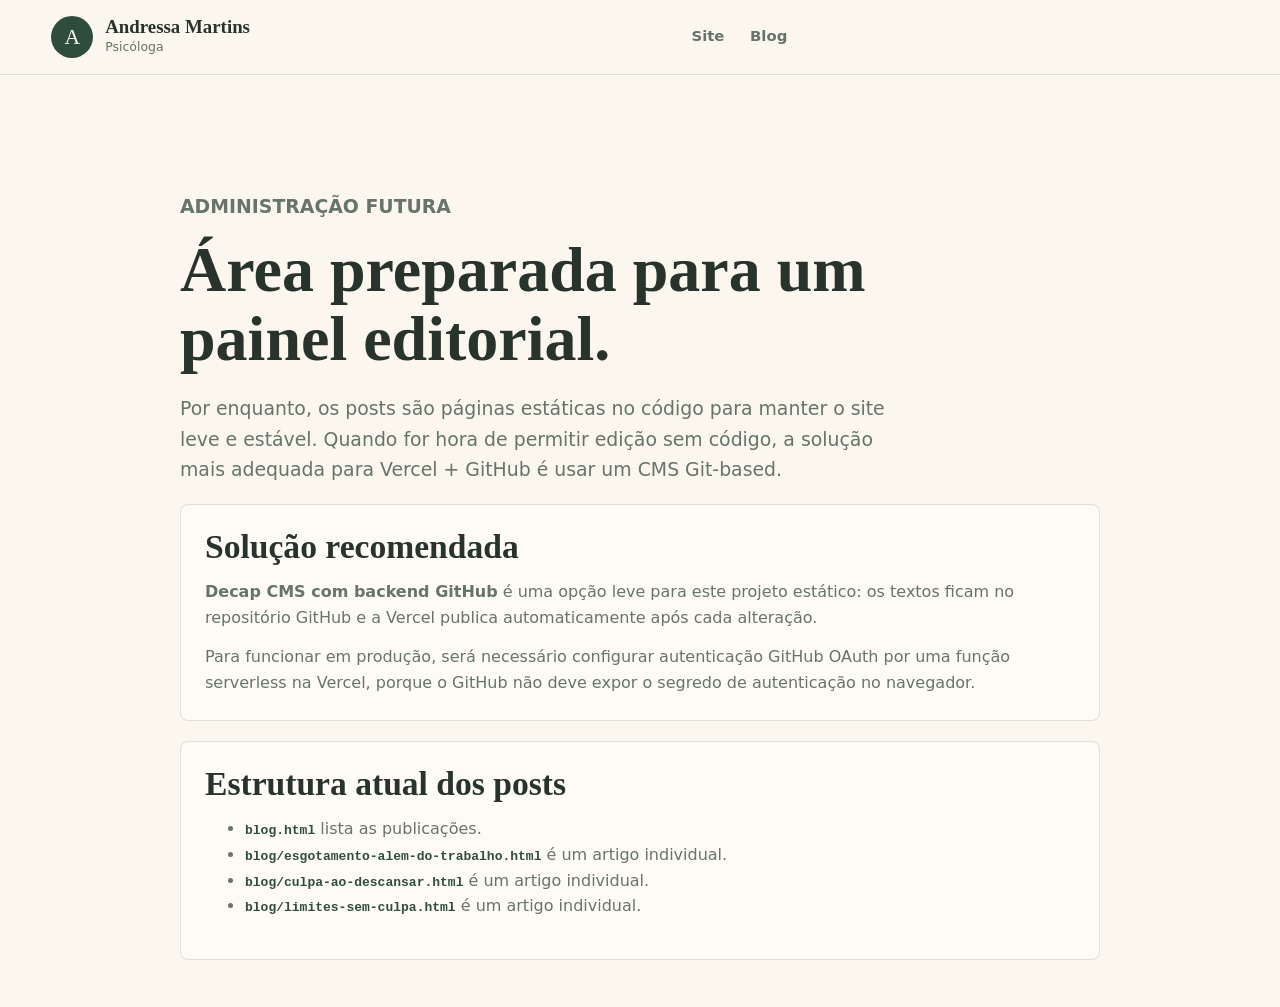
<file: admin/index.html>
<!doctype html>
<html lang="pt-BR">
  <head>
    <meta charset="utf-8">
    <meta name="viewport" content="width=device-width, initial-scale=1">
    <meta name="robots" content="noindex">
    <title>Admin do Blog | Andressa Martins</title>
    <link rel="stylesheet" href="/styles.css">
  </head>
  <body>
    <header class="site-header">
      <a class="brand" href="/#inicio" aria-label="Andressa Psicóloga - início">
        <span class="brand-mark">A</span>
        <span><strong>Andressa Martins</strong><small>Psicóloga</small></span>
      </a>
      <button class="nav-toggle" type="button" aria-label="Abrir menu" aria-expanded="false">
        <span></span>
        <span></span>
        <span></span>
      </button>
      <nav class="site-nav" aria-label="Navegação principal">
        <a href="/">Site</a>
        <a href="/blog">Blog</a>
      </nav>
    </header>

    <main>
      <section class="admin-page">
        <p class="eyebrow">Administração futura</p>
        <h1>Área preparada para um painel editorial.</h1>
        <p>Por enquanto, os posts são páginas estáticas no código para manter o site leve e estável. Quando for hora de permitir edição sem código, a solução mais adequada para Vercel + GitHub é usar um CMS Git-based.</p>

        <div class="admin-panel">
          <h2>Solução recomendada</h2>
          <p><strong>Decap CMS com backend GitHub</strong> é uma opção leve para este projeto estático: os textos ficam no repositório GitHub e a Vercel publica automaticamente após cada alteração.</p>
          <p>Para funcionar em produção, será necessário configurar autenticação GitHub OAuth por uma função serverless na Vercel, porque o GitHub não deve expor o segredo de autenticação no navegador.</p>
        </div>

        <div class="admin-panel">
          <h2>Estrutura atual dos posts</h2>
          <ul>
            <li><code>blog.html</code> lista as publicações.</li>
            <li><code>blog/esgotamento-alem-do-trabalho.html</code> é um artigo individual.</li>
            <li><code>blog/culpa-ao-descansar.html</code> é um artigo individual.</li>
            <li><code>blog/limites-sem-culpa.html</code> é um artigo individual.</li>
          </ul>
        </div>
      </section>
    </main>
    <script src="/script.js"></script>
  </body>
</html>
</file>
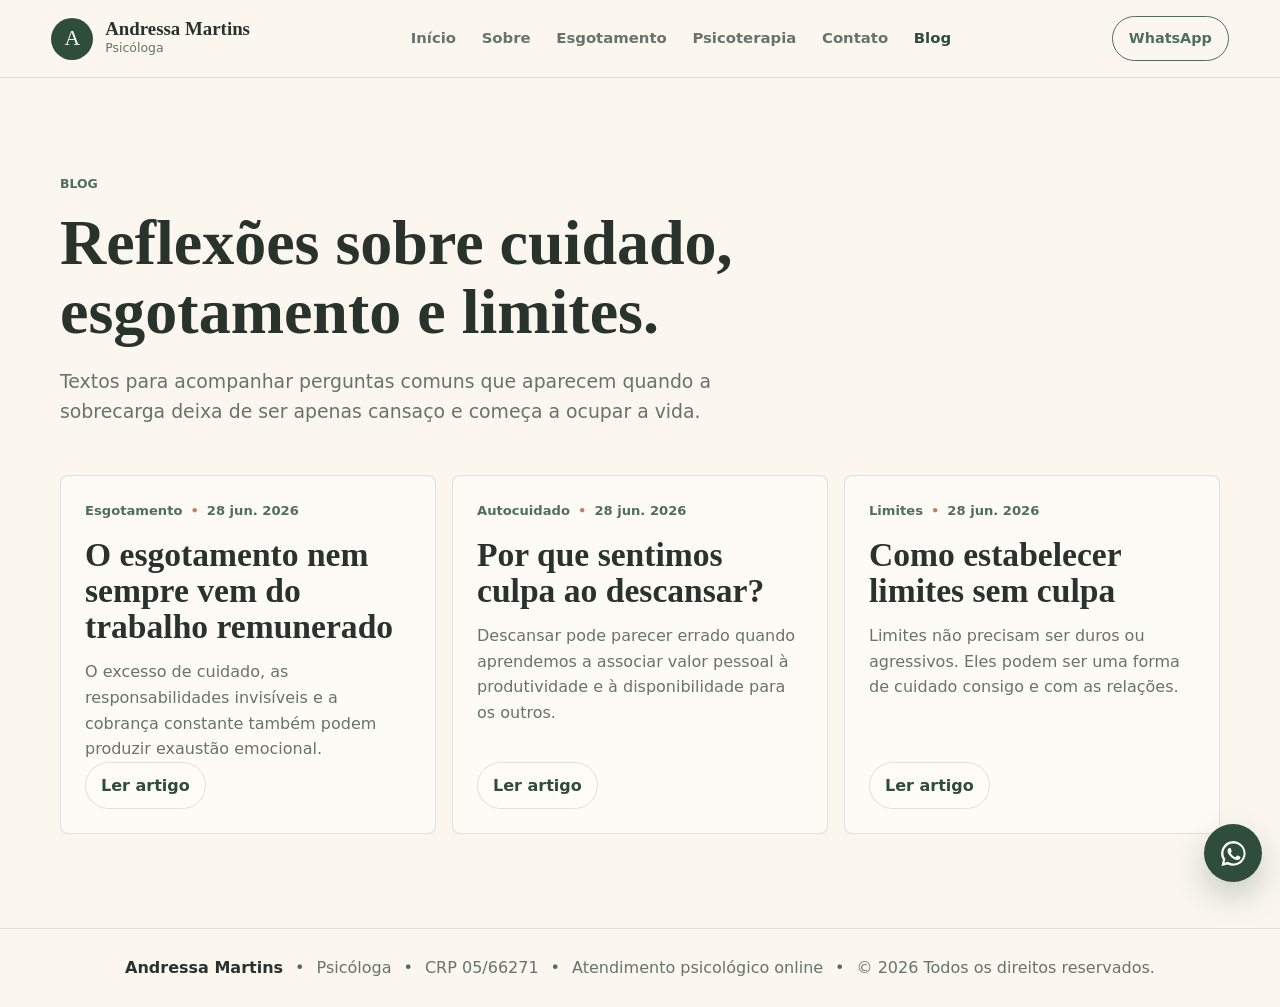
<file: blog.html>
<!doctype html>
<html lang="pt-BR">
  <head>
    <meta charset="utf-8">
    <meta name="viewport" content="width=device-width, initial-scale=1">
    <title>Blog | Andressa Martins Psicóloga</title>
    <meta name="description" content="Textos de Andressa Martins sobre esgotamento, culpa ao descansar, limites e cuidado emocional.">
    <link rel="stylesheet" href="/styles.css">
  </head>
  <body>
    <header class="site-header">
      <a class="brand" href="/#inicio" aria-label="Andressa Psicóloga - início">
        <span class="brand-mark">A</span>
        <span>
          <strong>Andressa Martins</strong>
          <small>Psicóloga</small>
        </span>
      </a>
      <button class="nav-toggle" type="button" aria-label="Abrir menu" aria-expanded="false">
        <span></span>
        <span></span>
        <span></span>
      </button>
      <nav class="site-nav" aria-label="Navegação principal">
        <a href="/#inicio">Início</a>
        <a href="/#sobre">Sobre</a>
        <a href="/#online">Esgotamento</a>
        <a href="/#processo">Psicoterapia</a>
        <a href="/#contato">Contato</a>
        <a class="active" href="/blog">Blog</a>
      </nav>
      <a class="header-action whatsapp-link" href="#" target="_blank" rel="noreferrer">WhatsApp</a>
    </header>

    <main>
      <section class="blog-hero">
        <p class="eyebrow">Blog</p>
        <h1>Reflexões sobre cuidado, esgotamento e limites.</h1>
        <p>Textos para acompanhar perguntas comuns que aparecem quando a sobrecarga deixa de ser apenas cansaço e começa a ocupar a vida.</p>
      </section>

      <section class="blog-list" aria-label="Publicações do blog">
        <article class="blog-card">
          <div class="post-meta">
            <span>Esgotamento</span>
            <span>28 jun. 2026</span>
          </div>
          <h2>O esgotamento nem sempre vem do trabalho remunerado</h2>
          <p>O excesso de cuidado, as responsabilidades invisíveis e a cobrança constante também podem produzir exaustão emocional.</p>
          <a class="button secondary" href="/blog/esgotamento-alem-do-trabalho">Ler artigo</a>
        </article>

        <article class="blog-card">
          <div class="post-meta">
            <span>Autocuidado</span>
            <span>28 jun. 2026</span>
          </div>
          <h2>Por que sentimos culpa ao descansar?</h2>
          <p>Descansar pode parecer errado quando aprendemos a associar valor pessoal à produtividade e à disponibilidade para os outros.</p>
          <a class="button secondary" href="/blog/culpa-ao-descansar">Ler artigo</a>
        </article>

        <article class="blog-card">
          <div class="post-meta">
            <span>Limites</span>
            <span>28 jun. 2026</span>
          </div>
          <h2>Como estabelecer limites sem culpa</h2>
          <p>Limites não precisam ser duros ou agressivos. Eles podem ser uma forma de cuidado consigo e com as relações.</p>
          <a class="button secondary" href="/blog/limites-sem-culpa">Ler artigo</a>
        </article>
      </section>
    </main>

    <footer class="site-footer">
      <p>
        <strong>Andressa Martins</strong>
        <span>Psicóloga</span>
        <span>CRP 05/66271</span>
        <span>Atendimento psicológico online</span>
        <span>© 2026 Todos os direitos reservados.</span>
      </p>
    </footer>

    <a class="floating-whatsapp whatsapp-link" href="#" target="_blank" rel="noreferrer" aria-label="Falar com Andressa pelo WhatsApp">
      <svg viewBox="0 0 32 32" aria-hidden="true" focusable="false">
        <path d="M16.02 3.2A12.74 12.74 0 0 0 5.1 22.5L3.6 28.8l6.45-1.46A12.73 12.73 0 1 0 16.02 3.2Zm0 2.35a10.38 10.38 0 1 1-5.3 19.31l-.37-.22-3.64.82.85-3.55-.24-.38A10.38 10.38 0 0 1 16.02 5.55Zm-4.18 4.83c-.22 0-.57.08-.87.41-.3.33-1.14 1.12-1.14 2.73 0 1.6 1.17 3.15 1.33 3.37.16.22 2.26 3.62 5.58 4.93 2.76 1.09 3.32.87 3.92.82.6-.06 1.94-.8 2.21-1.56.27-.76.27-1.42.19-1.56-.08-.14-.3-.22-.63-.38-.33-.16-1.94-.96-2.24-1.07-.3-.11-.52-.16-.74.16-.22.33-.85 1.07-1.04 1.29-.19.22-.38.25-.71.08-.33-.16-1.39-.51-2.65-1.64-.98-.87-1.64-1.95-1.83-2.28-.19-.33-.02-.51.14-.67.15-.14.33-.38.49-.57.16-.19.22-.33.33-.55.11-.22.05-.41-.03-.57-.08-.16-.74-1.78-1.01-2.43-.27-.64-.54-.55-.74-.56l-.63-.01Z"/>
      </svg>
    </a>
    <script src="/script.js"></script>
  </body>
</html>
</file>
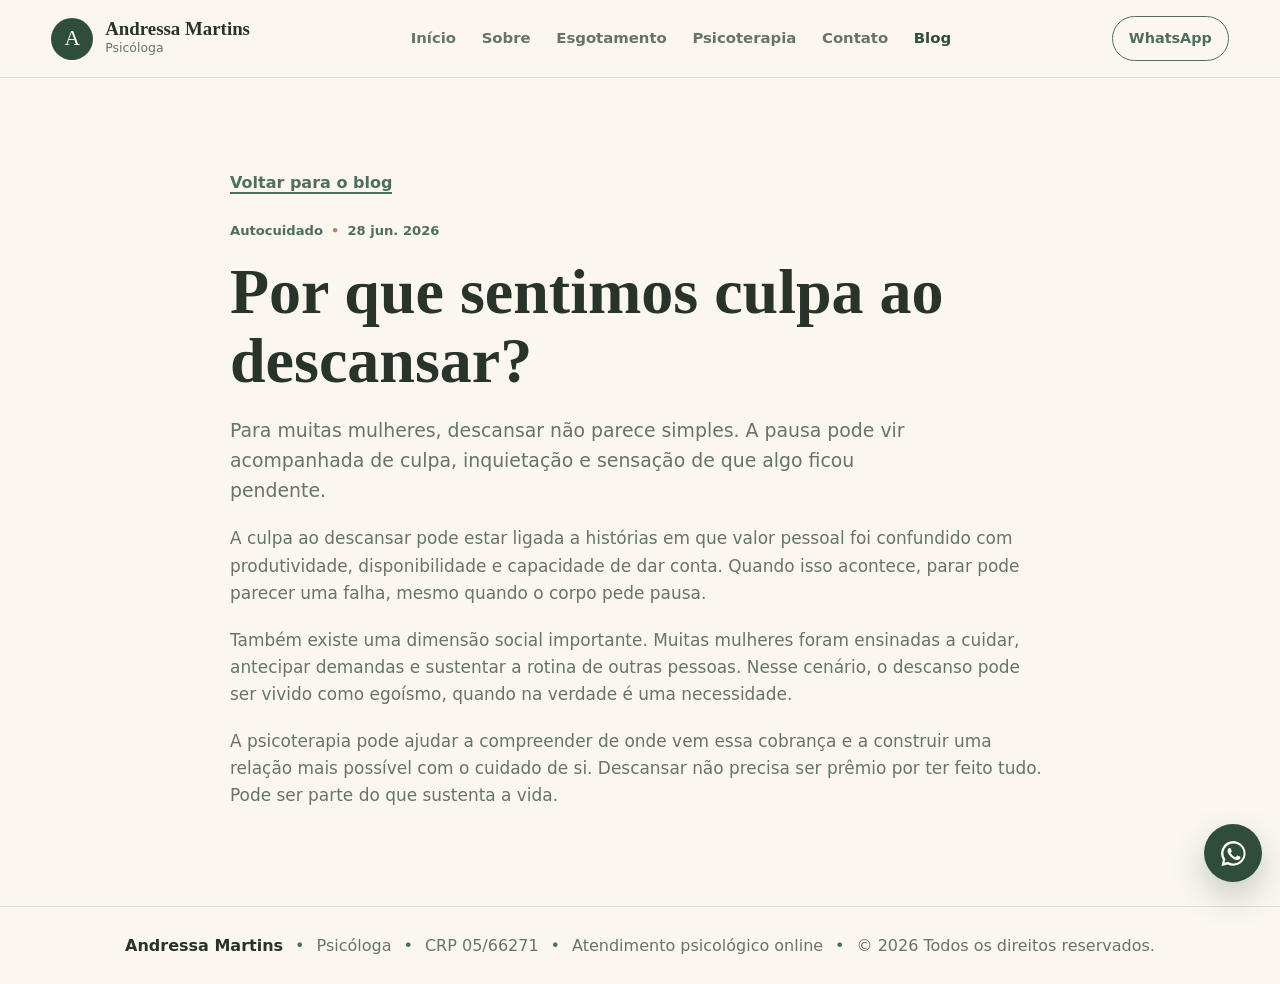
<file: blog/culpa-ao-descansar.html>
<!doctype html>
<html lang="pt-BR">
  <head>
    <meta charset="utf-8">
    <meta name="viewport" content="width=device-width, initial-scale=1">
    <title>Por que sentimos culpa ao descansar? | Andressa Martins</title>
    <meta name="description" content="Reflexão sobre culpa, descanso e autocobrança em mulheres sobrecarregadas.">
    <link rel="stylesheet" href="/styles.css">
  </head>
  <body>
    <header class="site-header">
      <a class="brand" href="/#inicio" aria-label="Andressa Psicóloga - início">
        <span class="brand-mark">A</span>
        <span><strong>Andressa Martins</strong><small>Psicóloga</small></span>
      </a>
      <button class="nav-toggle" type="button" aria-label="Abrir menu" aria-expanded="false"><span></span><span></span><span></span></button>
      <nav class="site-nav" aria-label="Navegação principal">
        <a href="/#inicio">Início</a>
        <a href="/#sobre">Sobre</a>
        <a href="/#online">Esgotamento</a>
        <a href="/#processo">Psicoterapia</a>
        <a href="/#contato">Contato</a>
        <a class="active" href="/blog">Blog</a>
      </nav>
      <a class="header-action whatsapp-link" href="#" target="_blank" rel="noreferrer">WhatsApp</a>
    </header>

    <main>
      <article class="article-page">
        <a class="back-link" href="/blog">Voltar para o blog</a>
        <div class="post-meta">
          <span>Autocuidado</span>
          <span>28 jun. 2026</span>
        </div>
        <h1>Por que sentimos culpa ao descansar?</h1>
        <p class="article-lead">Para muitas mulheres, descansar não parece simples. A pausa pode vir acompanhada de culpa, inquietação e sensação de que algo ficou pendente.</p>
        <p>A culpa ao descansar pode estar ligada a histórias em que valor pessoal foi confundido com produtividade, disponibilidade e capacidade de dar conta. Quando isso acontece, parar pode parecer uma falha, mesmo quando o corpo pede pausa.</p>
        <p>Também existe uma dimensão social importante. Muitas mulheres foram ensinadas a cuidar, antecipar demandas e sustentar a rotina de outras pessoas. Nesse cenário, o descanso pode ser vivido como egoísmo, quando na verdade é uma necessidade.</p>
        <p>A psicoterapia pode ajudar a compreender de onde vem essa cobrança e a construir uma relação mais possível com o cuidado de si. Descansar não precisa ser prêmio por ter feito tudo. Pode ser parte do que sustenta a vida.</p>
      </article>
    </main>

    <footer class="site-footer">
      <p><strong>Andressa Martins</strong><span>Psicóloga</span><span>CRP 05/66271</span><span>Atendimento psicológico online</span><span>© 2026 Todos os direitos reservados.</span></p>
    </footer>
    <a class="floating-whatsapp whatsapp-link" href="#" target="_blank" rel="noreferrer" aria-label="Falar com Andressa pelo WhatsApp"><svg viewBox="0 0 32 32" aria-hidden="true" focusable="false"><path d="M16.02 3.2A12.74 12.74 0 0 0 5.1 22.5L3.6 28.8l6.45-1.46A12.73 12.73 0 1 0 16.02 3.2Zm0 2.35a10.38 10.38 0 1 1-5.3 19.31l-.37-.22-3.64.82.85-3.55-.24-.38A10.38 10.38 0 0 1 16.02 5.55Zm-4.18 4.83c-.22 0-.57.08-.87.41-.3.33-1.14 1.12-1.14 2.73 0 1.6 1.17 3.15 1.33 3.37.16.22 2.26 3.62 5.58 4.93 2.76 1.09 3.32.87 3.92.82.6-.06 1.94-.8 2.21-1.56.27-.76.27-1.42.19-1.56-.08-.14-.3-.22-.63-.38-.33-.16-1.94-.96-2.24-1.07-.3-.11-.52-.16-.74.16-.22.33-.85 1.07-1.04 1.29-.19.22-.38.25-.71.08-.33-.16-1.39-.51-2.65-1.64-.98-.87-1.64-1.95-1.83-2.28-.19-.33-.02-.51.14-.67.15-.14.33-.38.49-.57.16-.19.22-.33.33-.55.11-.22.05-.41-.03-.57-.08-.16-.74-1.78-1.01-2.43-.27-.64-.54-.55-.74-.56l-.63-.01Z"/></svg></a>
    <script src="/script.js"></script>
  </body>
</html>
</file>
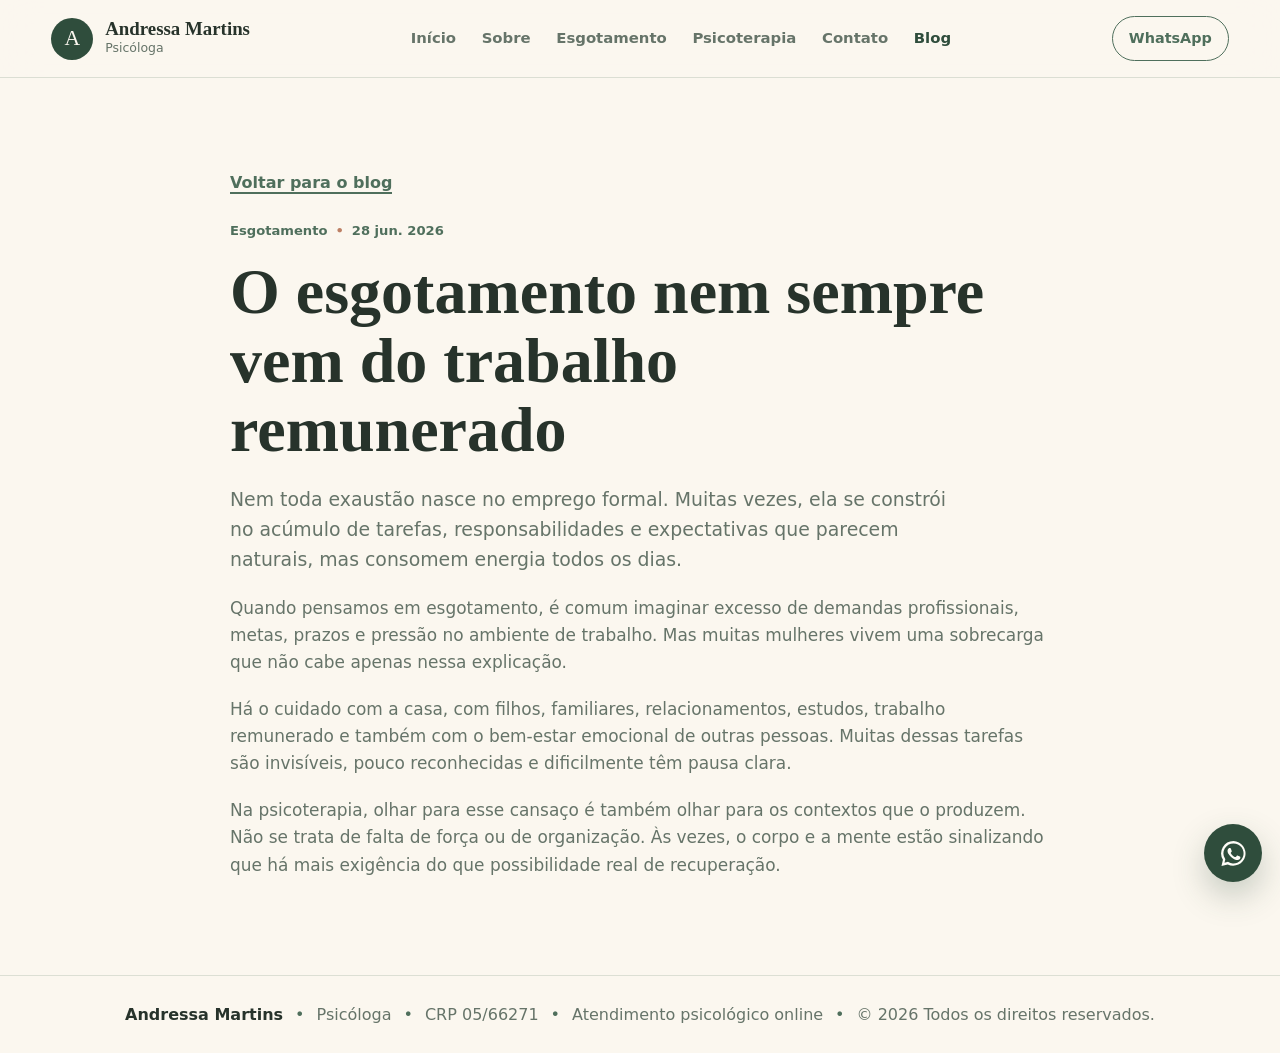
<file: blog/esgotamento-alem-do-trabalho.html>
<!doctype html>
<html lang="pt-BR">
  <head>
    <meta charset="utf-8">
    <meta name="viewport" content="width=device-width, initial-scale=1">
    <title>O esgotamento nem sempre vem do trabalho remunerado | Andressa Martins</title>
    <meta name="description" content="Reflexão sobre esgotamento emocional, excesso de cuidado e responsabilidades invisíveis.">
    <link rel="stylesheet" href="/styles.css">
  </head>
  <body>
    <header class="site-header">
      <a class="brand" href="/#inicio" aria-label="Andressa Psicóloga - início">
        <span class="brand-mark">A</span>
        <span><strong>Andressa Martins</strong><small>Psicóloga</small></span>
      </a>
      <button class="nav-toggle" type="button" aria-label="Abrir menu" aria-expanded="false"><span></span><span></span><span></span></button>
      <nav class="site-nav" aria-label="Navegação principal">
        <a href="/#inicio">Início</a>
        <a href="/#sobre">Sobre</a>
        <a href="/#online">Esgotamento</a>
        <a href="/#processo">Psicoterapia</a>
        <a href="/#contato">Contato</a>
        <a class="active" href="/blog">Blog</a>
      </nav>
      <a class="header-action whatsapp-link" href="#" target="_blank" rel="noreferrer">WhatsApp</a>
    </header>

    <main>
      <article class="article-page">
        <a class="back-link" href="/blog">Voltar para o blog</a>
        <div class="post-meta">
          <span>Esgotamento</span>
          <span>28 jun. 2026</span>
        </div>
        <h1>O esgotamento nem sempre vem do trabalho remunerado</h1>
        <p class="article-lead">Nem toda exaustão nasce no emprego formal. Muitas vezes, ela se constrói no acúmulo de tarefas, responsabilidades e expectativas que parecem naturais, mas consomem energia todos os dias.</p>
        <p>Quando pensamos em esgotamento, é comum imaginar excesso de demandas profissionais, metas, prazos e pressão no ambiente de trabalho. Mas muitas mulheres vivem uma sobrecarga que não cabe apenas nessa explicação.</p>
        <p>Há o cuidado com a casa, com filhos, familiares, relacionamentos, estudos, trabalho remunerado e também com o bem-estar emocional de outras pessoas. Muitas dessas tarefas são invisíveis, pouco reconhecidas e dificilmente têm pausa clara.</p>
        <p>Na psicoterapia, olhar para esse cansaço é também olhar para os contextos que o produzem. Não se trata de falta de força ou de organização. Às vezes, o corpo e a mente estão sinalizando que há mais exigência do que possibilidade real de recuperação.</p>
      </article>
    </main>

    <footer class="site-footer">
      <p><strong>Andressa Martins</strong><span>Psicóloga</span><span>CRP 05/66271</span><span>Atendimento psicológico online</span><span>© 2026 Todos os direitos reservados.</span></p>
    </footer>
    <a class="floating-whatsapp whatsapp-link" href="#" target="_blank" rel="noreferrer" aria-label="Falar com Andressa pelo WhatsApp"><svg viewBox="0 0 32 32" aria-hidden="true" focusable="false"><path d="M16.02 3.2A12.74 12.74 0 0 0 5.1 22.5L3.6 28.8l6.45-1.46A12.73 12.73 0 1 0 16.02 3.2Zm0 2.35a10.38 10.38 0 1 1-5.3 19.31l-.37-.22-3.64.82.85-3.55-.24-.38A10.38 10.38 0 0 1 16.02 5.55Zm-4.18 4.83c-.22 0-.57.08-.87.41-.3.33-1.14 1.12-1.14 2.73 0 1.6 1.17 3.15 1.33 3.37.16.22 2.26 3.62 5.58 4.93 2.76 1.09 3.32.87 3.92.82.6-.06 1.94-.8 2.21-1.56.27-.76.27-1.42.19-1.56-.08-.14-.3-.22-.63-.38-.33-.16-1.94-.96-2.24-1.07-.3-.11-.52-.16-.74.16-.22.33-.85 1.07-1.04 1.29-.19.22-.38.25-.71.08-.33-.16-1.39-.51-2.65-1.64-.98-.87-1.64-1.95-1.83-2.28-.19-.33-.02-.51.14-.67.15-.14.33-.38.49-.57.16-.19.22-.33.33-.55.11-.22.05-.41-.03-.57-.08-.16-.74-1.78-1.01-2.43-.27-.64-.54-.55-.74-.56l-.63-.01Z"/></svg></a>
    <script src="/script.js"></script>
  </body>
</html>
</file>
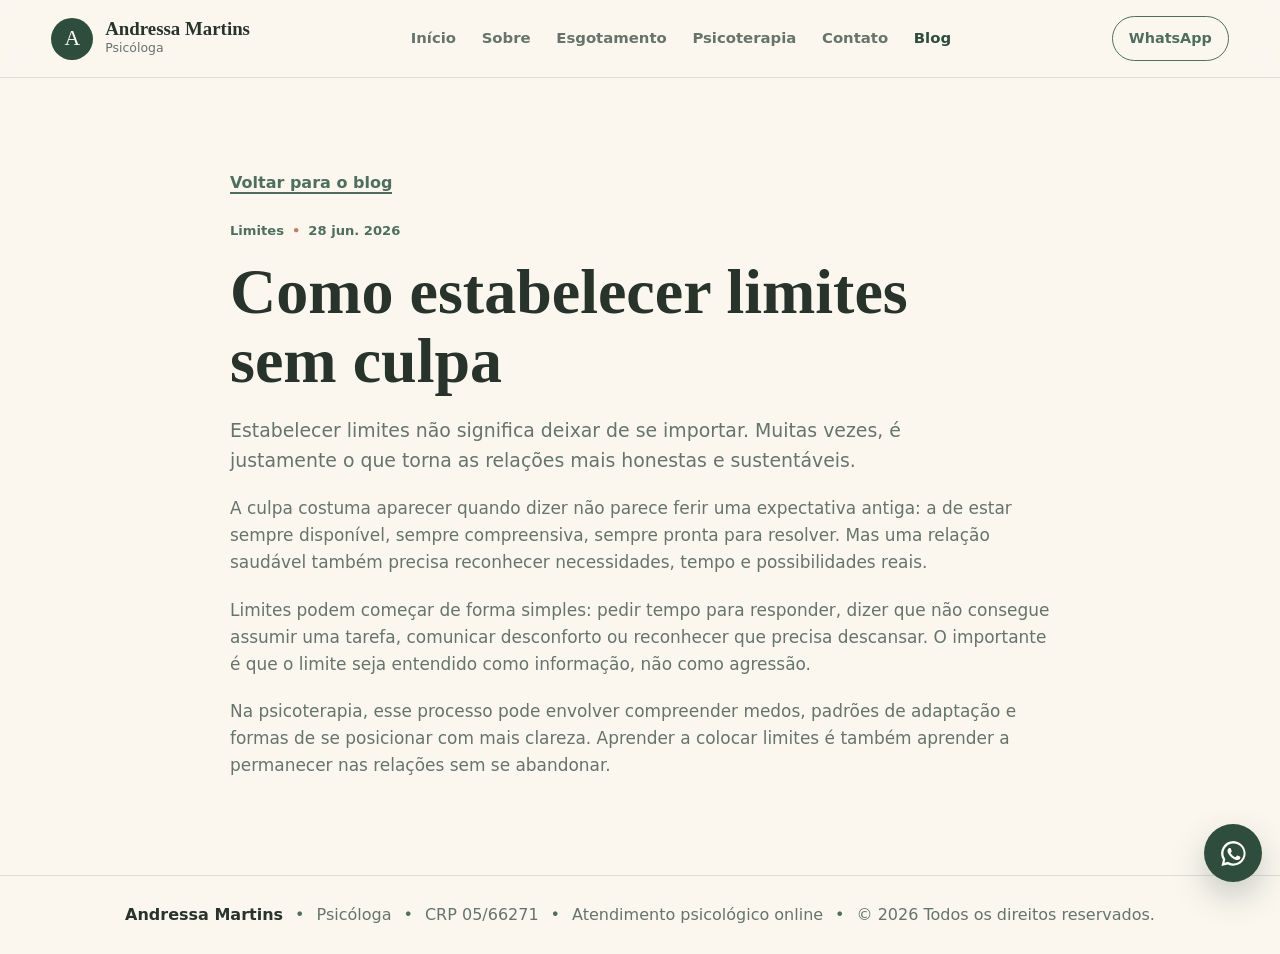
<file: blog/limites-sem-culpa.html>
<!doctype html>
<html lang="pt-BR">
  <head>
    <meta charset="utf-8">
    <meta name="viewport" content="width=device-width, initial-scale=1">
    <title>Como estabelecer limites sem culpa | Andressa Martins</title>
    <meta name="description" content="Reflexão sobre limites, culpa e relações para mulheres em sobrecarga emocional.">
    <link rel="stylesheet" href="/styles.css">
  </head>
  <body>
    <header class="site-header">
      <a class="brand" href="/#inicio" aria-label="Andressa Psicóloga - início">
        <span class="brand-mark">A</span>
        <span><strong>Andressa Martins</strong><small>Psicóloga</small></span>
      </a>
      <button class="nav-toggle" type="button" aria-label="Abrir menu" aria-expanded="false"><span></span><span></span><span></span></button>
      <nav class="site-nav" aria-label="Navegação principal">
        <a href="/#inicio">Início</a>
        <a href="/#sobre">Sobre</a>
        <a href="/#online">Esgotamento</a>
        <a href="/#processo">Psicoterapia</a>
        <a href="/#contato">Contato</a>
        <a class="active" href="/blog">Blog</a>
      </nav>
      <a class="header-action whatsapp-link" href="#" target="_blank" rel="noreferrer">WhatsApp</a>
    </header>

    <main>
      <article class="article-page">
        <a class="back-link" href="/blog">Voltar para o blog</a>
        <div class="post-meta">
          <span>Limites</span>
          <span>28 jun. 2026</span>
        </div>
        <h1>Como estabelecer limites sem culpa</h1>
        <p class="article-lead">Estabelecer limites não significa deixar de se importar. Muitas vezes, é justamente o que torna as relações mais honestas e sustentáveis.</p>
        <p>A culpa costuma aparecer quando dizer não parece ferir uma expectativa antiga: a de estar sempre disponível, sempre compreensiva, sempre pronta para resolver. Mas uma relação saudável também precisa reconhecer necessidades, tempo e possibilidades reais.</p>
        <p>Limites podem começar de forma simples: pedir tempo para responder, dizer que não consegue assumir uma tarefa, comunicar desconforto ou reconhecer que precisa descansar. O importante é que o limite seja entendido como informação, não como agressão.</p>
        <p>Na psicoterapia, esse processo pode envolver compreender medos, padrões de adaptação e formas de se posicionar com mais clareza. Aprender a colocar limites é também aprender a permanecer nas relações sem se abandonar.</p>
      </article>
    </main>

    <footer class="site-footer">
      <p><strong>Andressa Martins</strong><span>Psicóloga</span><span>CRP 05/66271</span><span>Atendimento psicológico online</span><span>© 2026 Todos os direitos reservados.</span></p>
    </footer>
    <a class="floating-whatsapp whatsapp-link" href="#" target="_blank" rel="noreferrer" aria-label="Falar com Andressa pelo WhatsApp"><svg viewBox="0 0 32 32" aria-hidden="true" focusable="false"><path d="M16.02 3.2A12.74 12.74 0 0 0 5.1 22.5L3.6 28.8l6.45-1.46A12.73 12.73 0 1 0 16.02 3.2Zm0 2.35a10.38 10.38 0 1 1-5.3 19.31l-.37-.22-3.64.82.85-3.55-.24-.38A10.38 10.38 0 0 1 16.02 5.55Zm-4.18 4.83c-.22 0-.57.08-.87.41-.3.33-1.14 1.12-1.14 2.73 0 1.6 1.17 3.15 1.33 3.37.16.22 2.26 3.62 5.58 4.93 2.76 1.09 3.32.87 3.92.82.6-.06 1.94-.8 2.21-1.56.27-.76.27-1.42.19-1.56-.08-.14-.3-.22-.63-.38-.33-.16-1.94-.96-2.24-1.07-.3-.11-.52-.16-.74.16-.22.33-.85 1.07-1.04 1.29-.19.22-.38.25-.71.08-.33-.16-1.39-.51-2.65-1.64-.98-.87-1.64-1.95-1.83-2.28-.19-.33-.02-.51.14-.67.15-.14.33-.38.49-.57.16-.19.22-.33.33-.55.11-.22.05-.41-.03-.57-.08-.16-.74-1.78-1.01-2.43-.27-.64-.54-.55-.74-.56l-.63-.01Z"/></svg></a>
    <script src="/script.js"></script>
  </body>
</html>
</file>
<file: styles.css>
:root {
  --paper: #fbf7ef;
  --surface: #fffdf8;
  --sage: #8fa48b;
  --sage-deep: #4f6f5c;
  --moss: #2f4d3c;
  --sand: #e7dac9;
  --clay: #bd8065;
  --ink: #27332b;
  --muted: #667469;
  --line: rgba(79, 111, 92, 0.18);
  --shadow: 0 22px 50px rgba(65, 82, 68, 0.12);
  --radius: 8px;
  --max: 1160px;
}

* {
  box-sizing: border-box;
}

html {
  scroll-behavior: smooth;
}

body {
  margin: 0;
  background: var(--paper);
  color: var(--ink);
  font-family: system-ui, -apple-system, BlinkMacSystemFont, "Segoe UI", sans-serif;
  line-height: 1.6;
}

img {
  display: block;
  max-width: 100%;
}

a {
  color: inherit;
}

.site-header {
  position: sticky;
  top: 0;
  z-index: 20;
  display: grid;
  grid-template-columns: auto 1fr auto;
  align-items: center;
  gap: 24px;
  padding: 16px clamp(18px, 4vw, 56px);
  background: rgba(251, 247, 239, 0.9);
  border-bottom: 1px solid var(--line);
  backdrop-filter: blur(18px);
}

.brand {
  display: inline-flex;
  align-items: center;
  gap: 12px;
  text-decoration: none;
  min-width: max-content;
}

.brand-mark {
  display: grid;
  place-items: center;
  width: 42px;
  height: 42px;
  border-radius: 50%;
  background: var(--moss);
  color: var(--paper);
  font-family: Georgia, "Times New Roman", serif;
  font-size: 1.35rem;
}

.brand strong,
.brand small {
  display: block;
}

.brand strong {
  font-family: Georgia, "Times New Roman", serif;
  font-size: 1.18rem;
  line-height: 1.05;
}

.brand small {
  color: var(--muted);
  font-size: 0.78rem;
}

.site-nav {
  display: flex;
  justify-content: center;
  align-items: center;
  gap: clamp(12px, 2vw, 28px);
}

.site-nav a {
  color: var(--muted);
  font-size: 0.93rem;
  font-weight: 600;
  text-decoration: none;
  white-space: nowrap;
}

.site-nav a:hover,
.site-nav a.active {
  color: var(--moss);
}

.header-action {
  padding: 10px 16px;
  border: 1px solid var(--sage-deep);
  border-radius: 999px;
  color: var(--sage-deep);
  font-size: 0.9rem;
  font-weight: 700;
  text-decoration: none;
}

.nav-toggle {
  display: none;
  width: 42px;
  height: 42px;
  padding: 9px;
  border: 1px solid var(--line);
  border-radius: var(--radius);
  background: var(--surface);
}

.nav-toggle span {
  display: block;
  height: 2px;
  margin: 5px 0;
  background: var(--moss);
}

main {
  overflow: hidden;
}

.hero,
.section,
.page-hero,
.blog-hero,
.blog-list,
.article-page,
.admin-page,
.intro-band,
.split-section,
.values-section,
.process-section,
.timeline,
.faq-section,
.online-layout,
.contact-layout {
  width: min(var(--max), calc(100% - 36px));
  margin-inline: auto;
}

.section {
  scroll-margin-top: 92px;
}

.hero {
  display: grid;
  grid-template-columns: minmax(0, 0.92fr) minmax(360px, 1.08fr);
  gap: clamp(28px, 5vw, 72px);
  align-items: center;
  min-height: calc(100vh - 76px);
  padding: clamp(38px, 7vw, 84px) 0 clamp(28px, 5vw, 56px);
}

.hero-copy {
  max-width: 620px;
}

.eyebrow {
  margin: 0 0 14px;
  color: var(--sage-deep);
  font-size: 0.78rem;
  font-weight: 800;
  letter-spacing: 0;
  text-transform: uppercase;
}

h1,
h2,
h3 {
  margin: 0;
  color: var(--ink);
  line-height: 1.08;
}

h1,
h2 {
  font-family: Georgia, "Times New Roman", serif;
  font-weight: 600;
}

h1 {
  max-width: 760px;
  font-size: clamp(2.7rem, 6vw, 5.25rem);
}

h2 {
  font-size: clamp(2rem, 4vw, 3.2rem);
}

h3 {
  font-size: 1.08rem;
}

p {
  margin: 0;
}

.hero-text,
.page-hero p {
  max-width: 640px;
  margin-top: 24px;
  color: var(--muted);
  font-size: clamp(1.02rem, 2vw, 1.2rem);
}

.hero-actions {
  display: flex;
  flex-wrap: wrap;
  gap: 12px;
  margin-top: 32px;
}

.button {
  display: inline-flex;
  align-items: center;
  justify-content: center;
  min-height: 48px;
  padding: 13px 20px;
  border-radius: 999px;
  border: 1px solid transparent;
  font-weight: 800;
  text-decoration: none;
  cursor: pointer;
}

.button.primary {
  background: var(--moss);
  color: var(--surface);
}

.button.secondary {
  border-color: var(--line);
  color: var(--moss);
  background: rgba(255, 253, 248, 0.68);
}

.hero-media {
  position: relative;
  min-height: 360px;
}

.hero-media img {
  width: 100%;
  min-height: 360px;
  max-height: 680px;
  object-fit: cover;
  border-radius: var(--radius);
  box-shadow: var(--shadow);
}

.intro-band {
  padding: clamp(48px, 8vw, 90px) 0;
  border-top: 1px solid var(--line);
}

.section-heading {
  display: grid;
  grid-template-columns: 0.62fr 1fr;
  gap: clamp(24px, 5vw, 80px);
  align-items: start;
  margin-bottom: 34px;
}

.signal-grid,
.values-section {
  display: grid;
  grid-template-columns: repeat(3, 1fr);
  gap: 16px;
}

.signal-grid article,
.values-section article,
.check-panel,
.contact-panel,
.contact-form,
.timeline article,
details {
  border: 1px solid var(--line);
  border-radius: var(--radius);
  background: rgba(255, 253, 248, 0.74);
}

.signal-grid article,
.values-section article {
  padding: 24px;
}

.signal-grid p,
.values-section p,
.prose,
.check-panel,
.contact-panel,
.timeline p,
details p {
  color: var(--muted);
}

.signal-grid h3,
.values-section h3 {
  margin-bottom: 12px;
}

.split-section {
  display: grid;
  grid-template-columns: 0.88fr 1fr;
  gap: clamp(28px, 6vw, 86px);
  padding: clamp(54px, 8vw, 104px) 0;
}

.prose {
  font-size: 1.05rem;
}

.prose p + p {
  margin-top: 18px;
}

.text-link {
  display: inline-flex;
  margin-top: 24px;
  color: var(--sage-deep);
  font-weight: 800;
  text-decoration: none;
  border-bottom: 2px solid currentColor;
}

.page-hero {
  padding: clamp(64px, 9vw, 112px) 0 clamp(34px, 6vw, 64px);
}

.page-hero.compact {
  max-width: 900px;
  margin-left: max(18px, calc((100% - var(--max)) / 2));
}

.page-hero h1 {
  font-size: clamp(2.45rem, 5vw, 4.6rem);
}

.blog-hero,
.admin-page {
  padding: clamp(58px, 8vw, 96px) 0 clamp(28px, 5vw, 48px);
}

.blog-hero {
  max-width: 920px;
  margin-left: max(18px, calc((100% - var(--max)) / 2));
}

.blog-hero h1,
.admin-page h1,
.article-page h1 {
  font-size: clamp(2.45rem, 5vw, 4.6rem);
}

.blog-hero p:not(.eyebrow),
.admin-page > p,
.article-lead {
  max-width: 720px;
  margin-top: 20px;
  color: var(--muted);
  font-size: clamp(1.02rem, 2vw, 1.18rem);
}

.blog-list {
  display: grid;
  grid-template-columns: repeat(3, 1fr);
  gap: 16px;
  padding-bottom: clamp(54px, 8vw, 94px);
}

.blog-card,
.admin-panel {
  border: 1px solid var(--line);
  border-radius: var(--radius);
  background: rgba(255, 253, 248, 0.74);
}

.blog-card {
  display: flex;
  flex-direction: column;
  padding: 24px;
}

.post-meta {
  display: flex;
  flex-wrap: wrap;
  gap: 8px;
  margin-bottom: 16px;
  color: var(--sage-deep);
  font-size: 0.82rem;
  font-weight: 800;
}

.post-meta span + span::before {
  content: "•";
  margin-right: 8px;
  color: var(--clay);
}

.blog-card h2 {
  font-size: clamp(1.65rem, 3vw, 2.1rem);
}

.blog-card p {
  margin-top: 14px;
  color: var(--muted);
}

.blog-card-image,
.article-image {
  width: 100%;
  object-fit: cover;
  border-radius: var(--radius);
}

.blog-card-image {
  height: 190px;
  margin-bottom: 18px;
}

.blog-card .button {
  width: fit-content;
  min-height: 42px;
  margin-top: auto;
  padding: 10px 15px;
}

.article-page {
  max-width: 820px;
  padding: clamp(54px, 8vw, 92px) 0 clamp(58px, 8vw, 96px);
}

.article-page .post-meta {
  margin-top: 24px;
}

.article-page p:not(.article-lead) {
  margin-top: 20px;
  color: var(--muted);
  font-size: 1.06rem;
}

.article-image {
  max-height: 420px;
  margin-top: 28px;
}

.articles-section {
  padding: clamp(54px, 8vw, 90px) 0;
  border-top: 1px solid var(--line);
}

.articles-heading {
  display: flex;
  align-items: flex-end;
  justify-content: space-between;
  gap: 28px;
  margin-bottom: 28px;
}

.articles-heading h2 {
  max-width: 760px;
}

.home-articles {
  padding-bottom: 0;
}

.blog-card-placeholder {
  background:
    linear-gradient(135deg, rgba(255, 253, 248, 0.86), rgba(143, 164, 139, 0.26)),
    url("assets/hero-psicoterapia-andressa.png") center / cover;
}

.empty-state {
  grid-column: 1 / -1;
  color: var(--muted);
  font-size: 1.05rem;
}

.back-link {
  color: var(--sage-deep);
  font-weight: 800;
  text-decoration: none;
  border-bottom: 2px solid currentColor;
}

.admin-page {
  max-width: 920px;
}

.admin-panel {
  margin-top: 20px;
  padding: 24px;
}

.admin-panel h2 {
  font-size: clamp(1.55rem, 3vw, 2.1rem);
}

.admin-panel p,
.admin-panel li {
  color: var(--muted);
}

.admin-panel p,
.admin-panel ul {
  margin-top: 14px;
}

.admin-panel code {
  color: var(--moss);
  font-weight: 700;
}

.admin-toolbar,
.admin-post-header {
  display: flex;
  align-items: flex-start;
  justify-content: space-between;
  gap: 16px;
}

.admin-actions {
  display: flex;
  flex-wrap: wrap;
  gap: 10px;
  justify-content: flex-end;
}

.admin-posts {
  display: grid;
  gap: 18px;
  margin-top: 24px;
}

.admin-post {
  display: grid;
  gap: 16px;
  padding: 22px;
  border: 1px solid var(--line);
  border-radius: var(--radius);
  background: var(--surface);
}

.admin-post h3 {
  font-family: Georgia, "Times New Roman", serif;
  font-size: 1.45rem;
}

select {
  width: 100%;
  border: 1px solid var(--line);
  border-radius: var(--radius);
  background: var(--surface);
  color: var(--ink);
  font: inherit;
  padding: 13px 14px;
}

.values-section {
  padding-bottom: clamp(54px, 8vw, 94px);
}

.note {
  padding: 16px 18px;
  border-left: 3px solid var(--clay);
  background: rgba(189, 128, 101, 0.1);
  color: var(--ink);
}

.timeline {
  display: grid;
  gap: 16px;
  padding: 24px 0 0;
}

.timeline article {
  display: grid;
  grid-template-columns: 72px 0.45fr 1fr;
  gap: 24px;
  align-items: center;
  padding: 26px;
}

.timeline span {
  color: var(--clay);
  font-family: Georgia, "Times New Roman", serif;
  font-size: 2rem;
  font-weight: 600;
}

.timeline h2 {
  font-size: clamp(1.5rem, 3vw, 2.1rem);
}

.faq-section {
  padding: clamp(52px, 7vw, 84px) 0;
}

.faq-list {
  display: grid;
  gap: 12px;
}

details {
  padding: 18px 22px;
}

summary {
  color: var(--ink);
  cursor: pointer;
  font-weight: 800;
}

details p {
  margin-top: 12px;
}

.online-layout,
.contact-layout {
  display: grid;
  grid-template-columns: minmax(0, 1fr) 360px;
  gap: clamp(22px, 5vw, 60px);
  align-items: start;
  padding: clamp(54px, 8vw, 90px) 0 clamp(42px, 7vw, 74px);
  border-top: 1px solid var(--line);
}

.online-layout .prose {
  max-width: 760px;
}

.online-layout h2,
.contact-panel h2 {
  margin-bottom: 18px;
  font-size: clamp(1.8rem, 3vw, 2.6rem);
}

.check-panel,
.contact-panel {
  padding: 26px;
}

.check-panel ul {
  display: grid;
  gap: 10px;
  padding-left: 20px;
  margin: 18px 0 0;
}

.contact-form {
  display: grid;
  gap: 18px;
  padding: 26px;
  margin-top: 26px;
}

.contact-intro {
  max-width: 680px;
  margin-top: 18px;
  color: var(--muted);
  font-size: 1.05rem;
}

label {
  display: grid;
  gap: 8px;
  color: var(--moss);
  font-weight: 800;
}

input,
textarea {
  width: 100%;
  border: 1px solid var(--line);
  border-radius: var(--radius);
  background: var(--surface);
  color: var(--ink);
  font: inherit;
  padding: 13px 14px;
}

textarea {
  resize: vertical;
}

.contact-panel dl {
  display: grid;
  gap: 18px;
  margin: 24px 0 0;
}

.contact-panel dt {
  color: var(--moss);
  font-weight: 800;
}

.contact-panel dd {
  margin: 4px 0 0;
}

.contact-panel a {
  color: var(--sage-deep);
  font-weight: 700;
  text-decoration: none;
}

.site-footer {
  padding: 26px clamp(18px, 4vw, 56px);
  border-top: 1px solid var(--line);
  color: var(--muted);
}

.site-footer p {
  display: flex;
  flex-wrap: wrap;
  justify-content: center;
  gap: 8px 12px;
  margin: 0;
  text-align: center;
}

.site-footer strong {
  color: var(--ink);
}

.site-footer span::before {
  content: "•";
  margin-right: 12px;
  color: var(--sage-deep);
}

.process-list.clean {
  display: grid;
  gap: 2rem;
}

.process-item {
  display: grid;
  grid-template-columns: 80px 220px 1fr;
  gap: 1.5rem;
  padding: 1.5rem 0;
  border-bottom: 1px solid rgba(43, 64, 52, 0.18);
}

.process-item span {
  font-size: 1.6rem;
  font-weight: 700;
}

.process-item h3 {
  margin: 0;
}

.process-item p {
  margin: 0;
}

.about-media img {
  width: 100%;
  max-height: 620px;
  object-fit: cover;
  border-radius: var(--radius);
  box-shadow: var(--shadow);
}

.floating-whatsapp {
  position: fixed;
  right: 18px;
  bottom: 18px;
  z-index: 30;
  display: grid;
  place-items: center;
  width: 58px;
  height: 58px;
  border-radius: 50%;
  background: var(--moss);
  color: var(--surface);
  font-weight: 900;
  text-decoration: none;
  box-shadow: 0 14px 32px rgba(47, 77, 60, 0.25);
}

.floating-whatsapp svg {
  width: 31px;
  height: 31px;
  fill: currentColor;
}

@media (max-width: 768px) {
  html {
    scroll-padding-top: 74px;
  }

  body {
    font-size: 15px;
  }

  .site-header {
    grid-template-columns: 1fr auto;
    gap: 12px;
    padding: 12px 16px;
  }

  .brand {
    min-width: 0;
  }

  .brand-mark {
    width: 38px;
    height: 38px;
    font-size: 1.16rem;
    flex: 0 0 auto;
  }

  .brand strong {
    font-size: 1rem;
  }

  .brand small {
    font-size: 0.72rem;
  }

  .nav-toggle {
    display: block;
    justify-self: end;
  }

  .site-nav,
  .header-action {
    display: none;
  }

  .site-header.nav-open .site-nav {
    grid-column: 1 / -1;
    display: grid;
    justify-content: stretch;
    gap: 0;
    padding-top: 10px;
  }

  .site-header.nav-open .site-nav a {
    padding: 12px 0;
    border-top: 1px solid var(--line);
    color: var(--moss);
    font-size: 0.95rem;
  }

  .hero,
  .section,
  .page-hero,
  .blog-hero,
  .blog-list,
  .article-page,
  .admin-page,
  .intro-band,
  .split-section,
  .values-section,
  .process-section,
  .timeline,
  .faq-section,
  .online-layout,
  .contact-layout {
    width: min(100% - 32px, var(--max));
  }

  .section {
    scroll-margin-top: 78px;
  }

  .hero {
    grid-template-columns: 1fr;
    min-height: auto;
    gap: 26px;
    padding: 34px 0 42px;
  }

  .hero-copy {
    max-width: none;
  }

  h1 {
    font-size: 2.35rem;
    line-height: 1.06;
  }

  h2,
  .page-hero h1 {
    font-size: 2rem;
    line-height: 1.12;
  }

  h3 {
    font-size: 1rem;
  }

  .eyebrow {
    margin-bottom: 10px;
    font-size: 0.72rem;
  }

  .hero-text,
  .page-hero p,
  .prose,
  .contact-intro {
    font-size: 0.98rem;
  }

  .hero-text,
  .page-hero p {
    margin-top: 18px;
  }

  .hero-actions {
    flex-direction: column;
    gap: 10px;
    margin-top: 24px;
  }

  .button,
  .hero-actions .button,
  .contact-form .button {
    width: 100%;
  }

  .button {
    min-height: 46px;
    padding: 12px 16px;
    font-size: 0.94rem;
    text-align: center;
  }

  .hero-media,
  .hero-media img {
    min-height: 0;
  }

  .hero-media img {
    width: 100%;
    height: clamp(300px, 78vw, 460px);
    object-fit: cover;
    object-position: center top;
  }

  .intro-band,
  .split-section,
  .faq-section,
  .online-layout,
  .contact-layout {
    padding: 42px 0;
  }

  .section-heading,
  .split-section,
  .online-layout,
  .contact-layout {
    grid-template-columns: 1fr;
    gap: 22px;
  }

  .section-heading {
    margin-bottom: 24px;
  }

  .signal-grid,
  .values-section,
  .blog-list {
    grid-template-columns: 1fr;
    gap: 12px;
  }

  .signal-grid article,
  .values-section article,
  .blog-card,
  .admin-panel,
  .check-panel,
  .contact-panel,
  .contact-form,
  details {
    padding: 18px;
  }

  .values-section {
    padding-bottom: 42px;
  }

  .about-media img {
    max-height: none;
    height: clamp(340px, 100vw, 560px);
    object-position: center 28%;
    border-radius: 14px;
  }

  .process-list.clean {
    gap: 0;
  }

  .process-item {
    grid-template-columns: 46px 1fr;
    gap: 8px 12px;
    padding: 18px 0;
    align-items: baseline;
  }

  .process-item span {
    grid-column: 1;
    grid-row: 1;
    font-size: 1.28rem;
    line-height: 1.1;
  }

  .process-item h3 {
    grid-column: 2;
    grid-row: 1;
  }

  .process-item p {
    grid-column: 2;
    grid-row: 2;
    color: var(--muted);
  }

  .timeline {
    gap: 12px;
    padding-top: 8px;
  }

  .timeline article {
    grid-template-columns: 46px 1fr;
    gap: 8px 14px;
    padding: 18px;
  }

  .timeline span {
    grid-row: span 2;
    font-size: 1.55rem;
  }

  .timeline p {
    grid-column: 2;
  }

  summary {
    line-height: 1.35;
  }

  .check-panel ul,
  .contact-panel dl {
    margin-top: 14px;
  }

  .contact-form {
    gap: 14px;
    margin-top: 20px;
  }

  input,
  textarea {
    padding: 12px 13px;
  }

  .page-hero {
    padding: 42px 0 28px;
  }

  .page-hero.compact {
    margin-inline: auto;
  }

  .blog-hero {
    margin-inline: auto;
    padding: 42px 0 28px;
  }

  .blog-hero h1,
  .admin-page h1,
  .article-page h1 {
    font-size: 2rem;
  }

  .blog-list {
    padding-bottom: 42px;
  }

  .blog-card-image {
    height: 176px;
  }

  .home-articles {
    padding-bottom: 0;
  }

  .articles-section {
    padding: 42px 0;
  }

  .articles-heading {
    align-items: flex-start;
    flex-direction: column;
    gap: 18px;
  }

  .articles-heading .button {
    width: 100%;
  }

  .blog-card .button {
    width: 100%;
  }

  .admin-toolbar,
  .admin-post-header,
  .admin-actions {
    flex-direction: column;
    align-items: stretch;
  }

  .admin-actions .button,
  .admin-post-header .button {
    width: 100%;
  }

  .admin-post {
    padding: 18px;
  }

  .article-page {
    padding: 42px 0 52px;
  }

  .site-footer {
    padding: 22px 18px 82px;
    font-size: 0.92rem;
  }

  .site-footer p {
    justify-content: flex-start;
    text-align: left;
  }

  .floating-whatsapp {
    right: 14px;
    bottom: 14px;
    width: 52px;
    height: 52px;
  }
}

@media (max-width: 560px) {
  .hero,
  .section,
  .page-hero,
  .blog-hero,
  .blog-list,
  .article-page,
  .admin-page,
  .intro-band,
  .split-section,
  .values-section,
  .process-section,
  .timeline,
  .faq-section,
  .online-layout,
  .contact-layout {
    width: min(100% - 28px, var(--max));
  }

  h1 {
    font-size: 2.05rem;
  }

  h2,
  .page-hero h1 {
    font-size: 1.72rem;
  }

  .blog-hero h1,
  .admin-page h1,
  .article-page h1 {
    font-size: 1.92rem;
  }

  .blog-card-image {
    height: 164px;
  }

  .hero {
    padding-top: 28px;
  }

  .hero-media img {
    height: clamp(280px, 92vw, 420px);
  }

  .timeline article {
    grid-template-columns: 1fr;
  }

  .timeline span {
    grid-row: auto;
  }

  .timeline p {
    grid-column: auto;
  }
}
</file>
